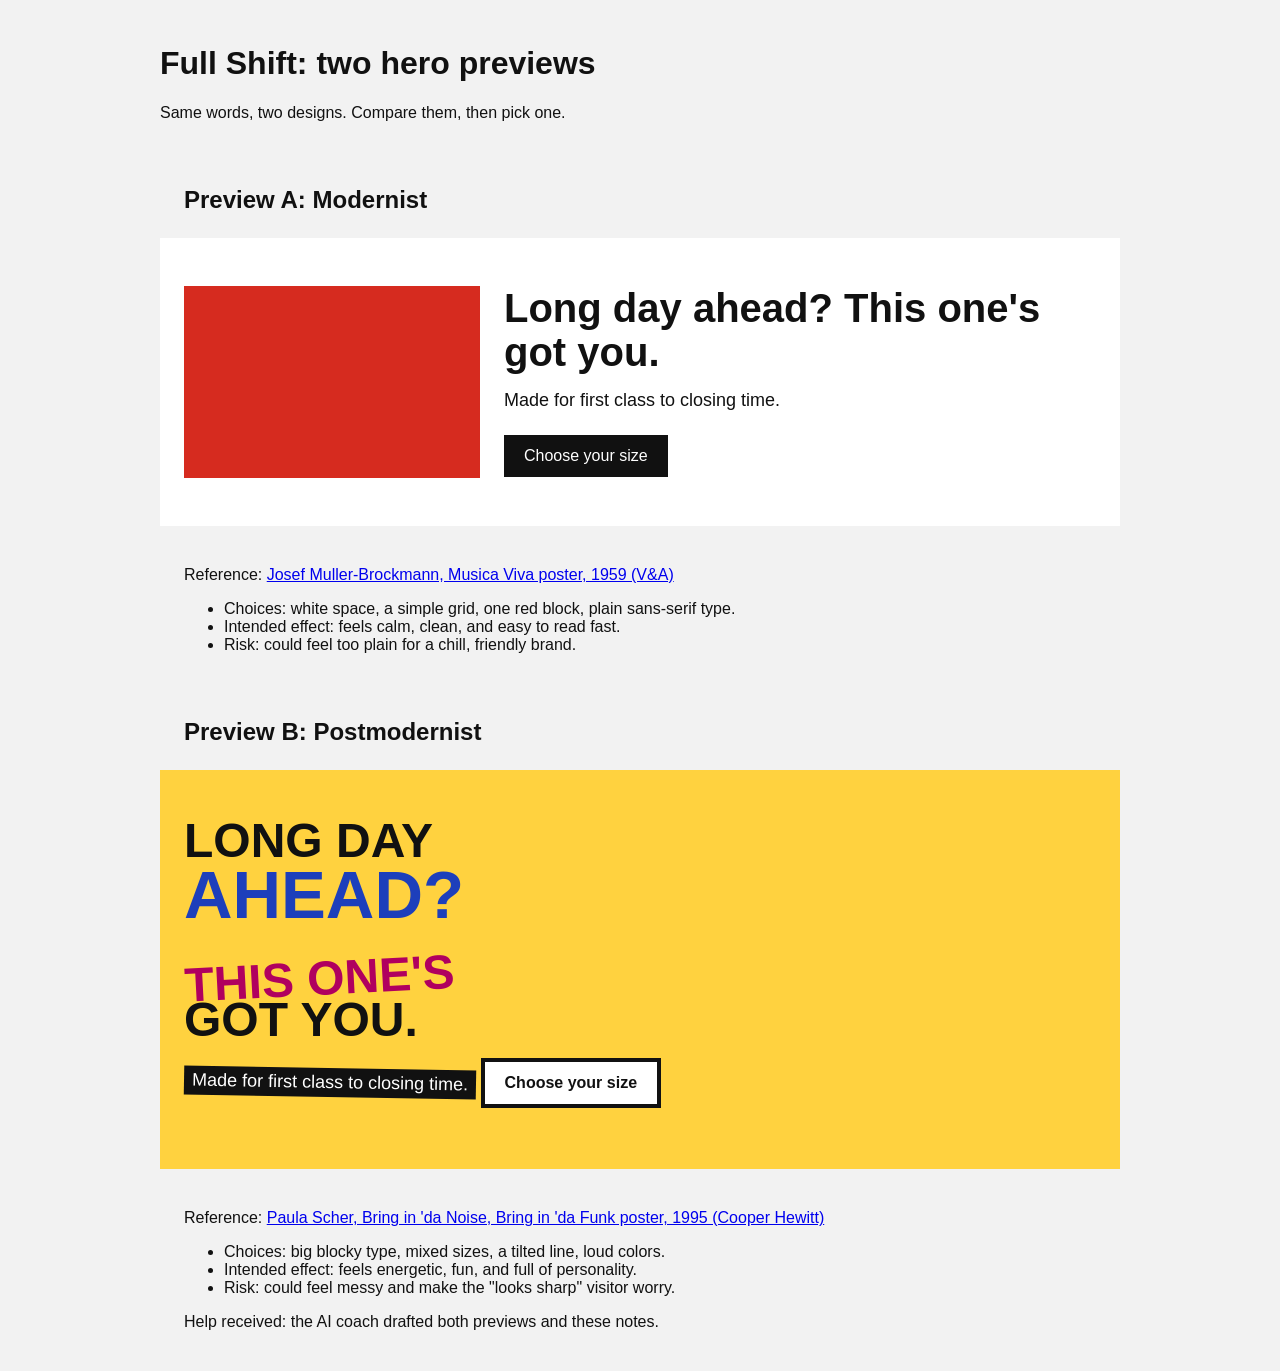
<file: public/hero-previews.html>
<!doctype html>
<html lang="en">
  <head>
    <meta charset="utf-8" />
    <meta name="viewport" content="width=device-width, initial-scale=1" />
    <title>Full Shift - hero previews</title>
    <style>
      body {
        margin: 0;
        font-family: Arial, Helvetica, sans-serif;
        background: #f2f2f2;
        color: #111;
      }
      .intro,
      .notes {
        max-width: 60rem;
        margin: 0 auto;
        padding: 1.5rem;
      }
      .preview {
        max-width: 60rem;
        margin: 0 auto;
      }
      .modern {
        display: grid;
        grid-template-columns: 1fr 2fr;
        gap: 1.5rem;
        padding: 3rem 1.5rem;
        background: #fff;
      }
      .modern .bar {
        min-height: 12rem;
        background: #d62b1f;
      }
      .modern h3 {
        margin: 0 0 1rem;
        font-size: 2.5rem;
        line-height: 1.1;
      }
      .modern p {
        margin: 0 0 1.5rem;
        font-size: 1.125rem;
      }
      .modern a {
        display: inline-block;
        padding: 0.75rem 1.25rem;
        background: #111;
        color: #fff;
        text-decoration: none;
      }
      .post {
        overflow: hidden;
        padding: 3rem 1.5rem;
        background: #ffd23f;
      }
      .post h3 {
        margin: 0 0 1rem;
        font-family: Impact, "Arial Black", sans-serif;
        font-size: 3rem;
        line-height: 0.95;
        text-transform: uppercase;
      }
      .post h3 span {
        display: block;
      }
      .post .tilt {
        color: #b0005f;
        transform: rotate(-3deg);
        margin: 0.25em 0;
      }
      .post .big {
        font-size: 1.4em;
        color: #1d3fbb;
      }
      .post p {
        display: inline-block;
        margin: 0 0 1.5rem;
        padding: 0.25rem 0.5rem;
        background: #111;
        color: #fff;
        font-size: 1.125rem;
        transform: rotate(1deg);
      }
      .post a {
        display: inline-block;
        padding: 0.75rem 1.25rem;
        border: 4px solid #111;
        background: #fff;
        color: #111;
        font-weight: 700;
        text-decoration: none;
      }
      @media (max-width: 40rem) {
        .modern {
          grid-template-columns: 1fr;
        }
        .modern .bar {
          min-height: 1rem;
        }
      }
    </style>
  </head>
  <body>
    <header class="intro">
      <h1>Full Shift: two hero previews</h1>
      <p>Same words, two designs. Compare them, then pick one.</p>
    </header>
    <main>
      <section class="preview" aria-labelledby="modern-label">
        <h2 id="modern-label" class="notes">Preview A: Modernist</h2>
        <div class="modern">
          <div class="bar"></div>
          <div>
            <h3>Long day ahead? This one's got you.</h3>
            <p>Made for first class to closing time.</p>
            <a href="index.html">Choose your size</a>
          </div>
        </div>
        <div class="notes">
          <p>
            Reference:
            <a href="https://collections.vam.ac.uk/item/O110243"
              >Josef Muller-Brockmann, Musica Viva poster, 1959 (V&amp;A)</a
            >
          </p>
          <ul>
            <li>
              Choices: white space, a simple grid, one red block, plain
              sans-serif type.
            </li>
            <li>Intended effect: feels calm, clean, and easy to read fast.</li>
            <li>Risk: could feel too plain for a chill, friendly brand.</li>
          </ul>
        </div>
      </section>
      <section class="preview" aria-labelledby="post-label">
        <h2 id="post-label" class="notes">Preview B: Postmodernist</h2>
        <div class="post">
          <h3>
            <span>Long day</span>
            <span class="big">ahead?</span>
            <span class="tilt">This one's</span>
            <span>got you.</span>
          </h3>
          <p>Made for first class to closing time.</p>
          <a href="index.html">Choose your size</a>
        </div>
        <div class="notes">
          <p>
            Reference:
            <a href="https://collection.cooperhewitt.org/objects/18655855"
              >Paula Scher, Bring in 'da Noise, Bring in 'da Funk poster, 1995
              (Cooper Hewitt)</a
            >
          </p>
          <ul>
            <li>
              Choices: big blocky type, mixed sizes, a tilted line, loud colors.
            </li>
            <li>
              Intended effect: feels energetic, fun, and full of personality.
            </li>
            <li>
              Risk: could feel messy and make the "looks sharp" visitor worry.
            </li>
          </ul>
          <p>
            Help received: the AI coach drafted both previews and these notes.
          </p>
        </div>
      </section>
    </main>
  </body>
</html>
</file>
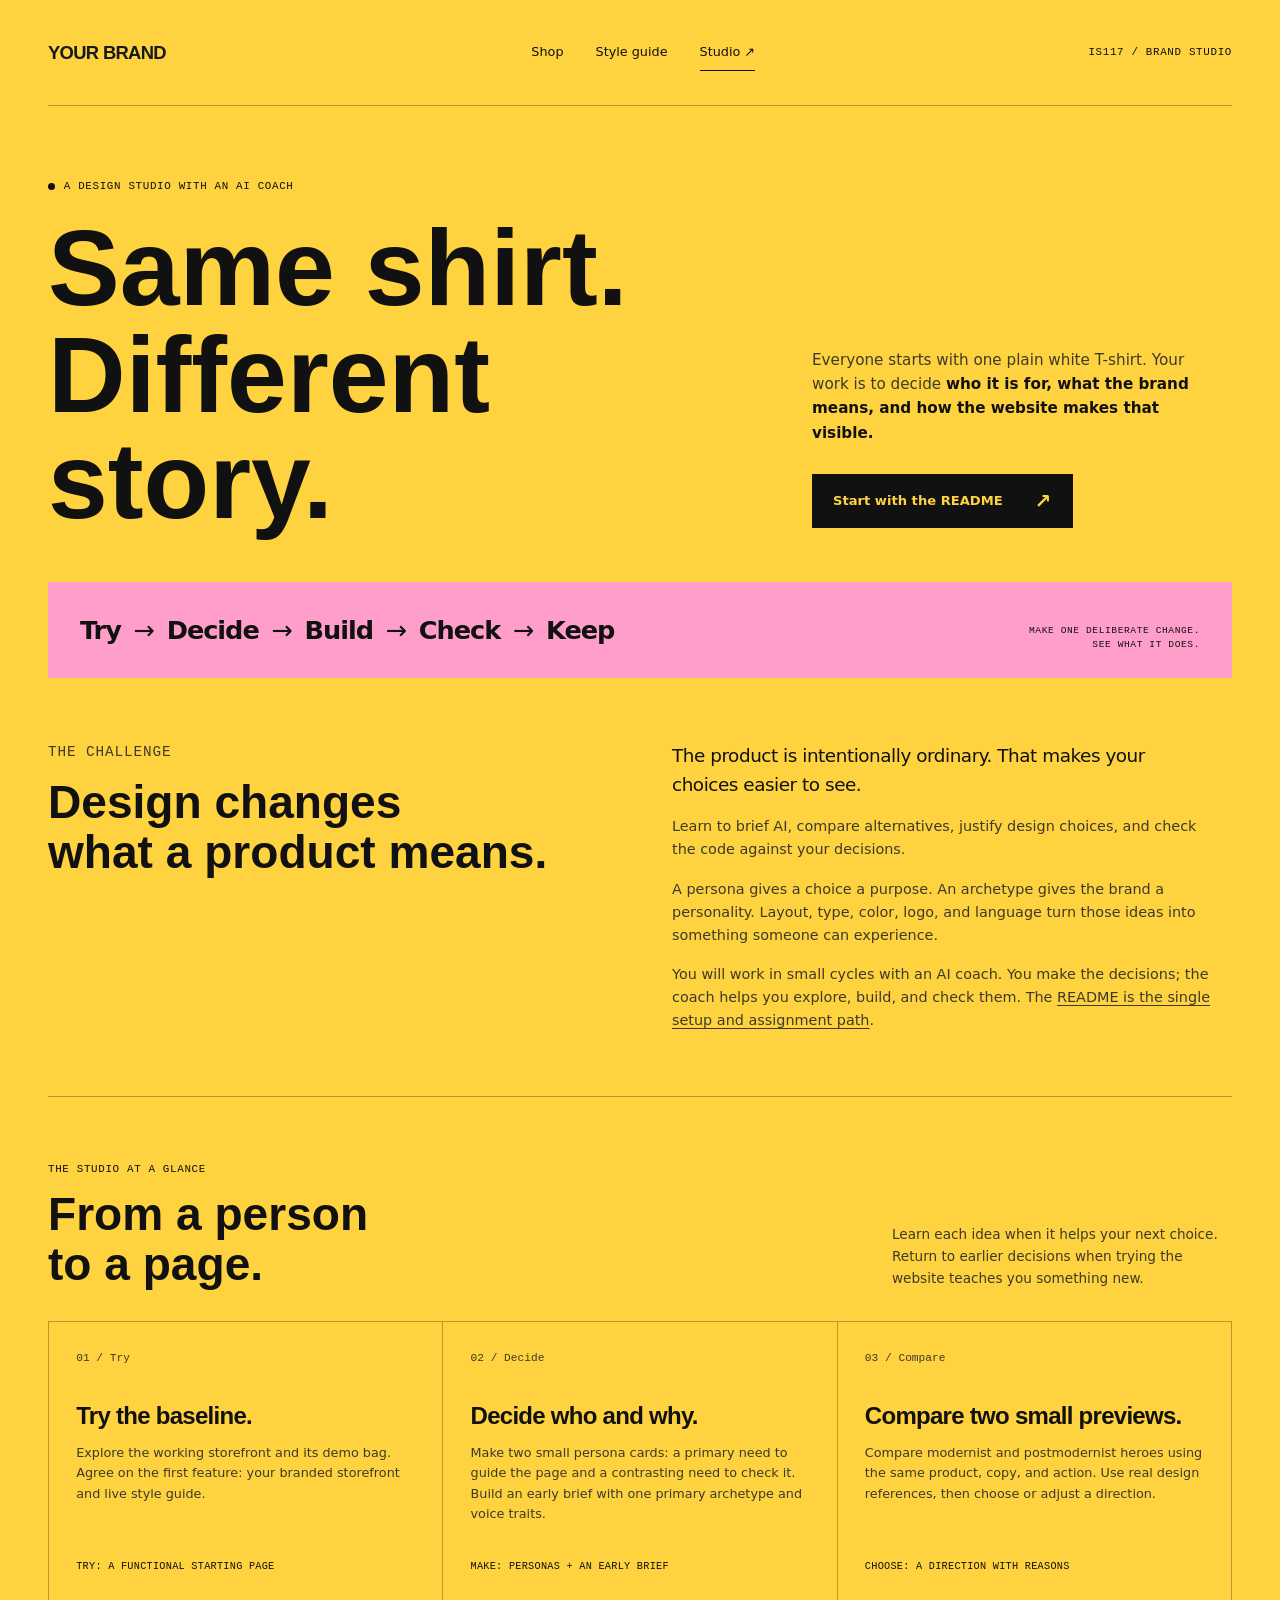
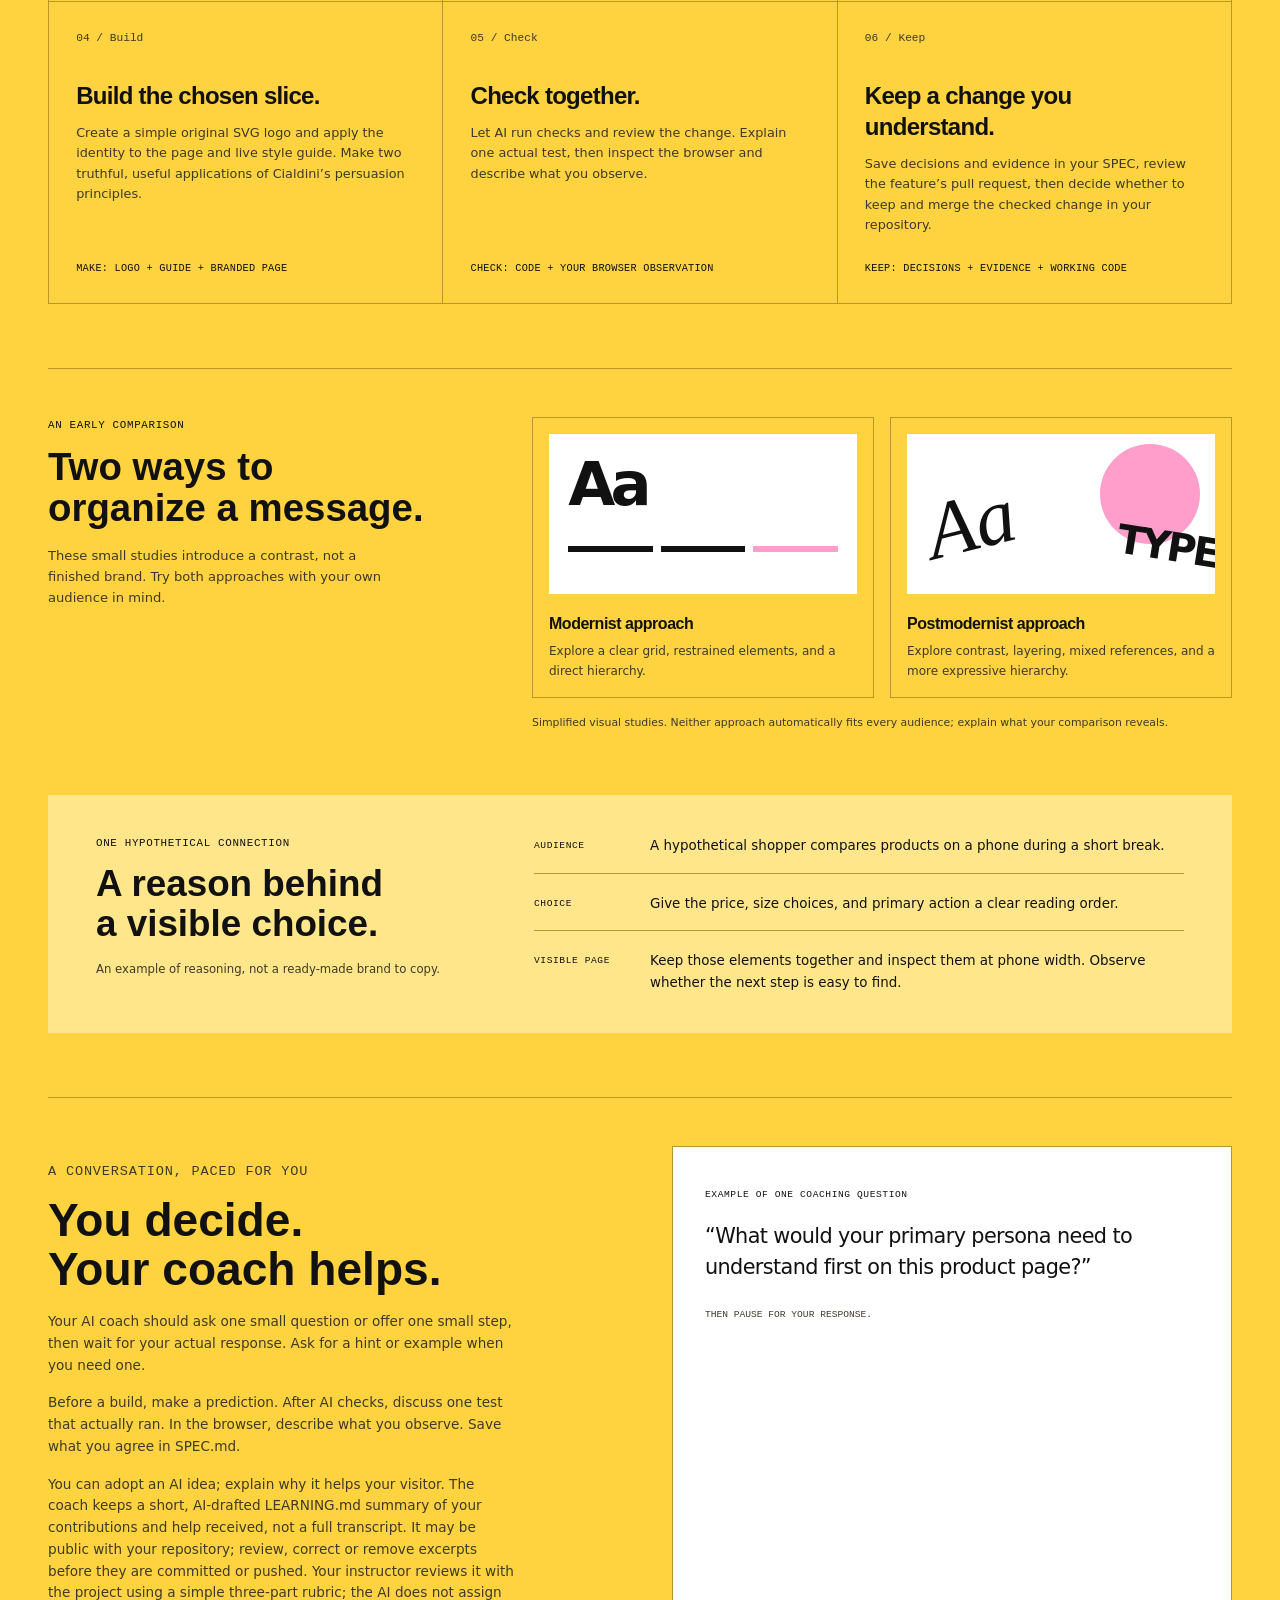
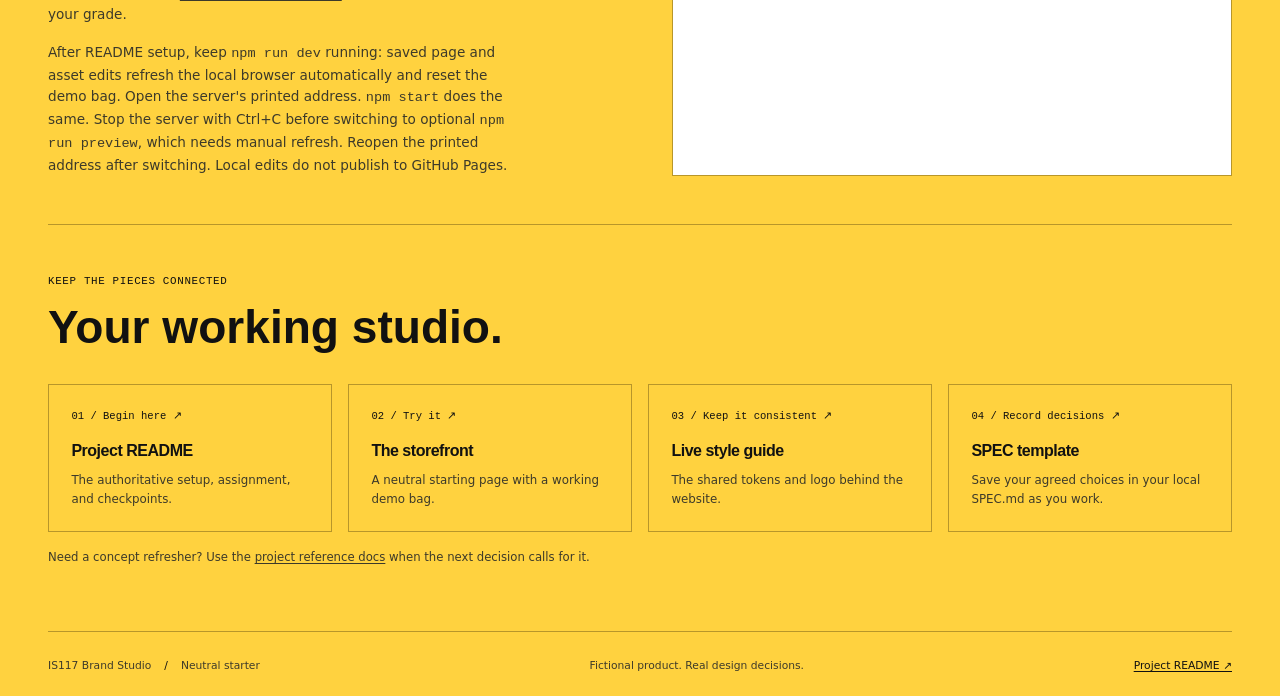
<file: public/studio.html>
<!doctype html>
<html lang="en">
  <head>
    <meta charset="utf-8" />
    <meta name="viewport" content="width=device-width, initial-scale=1" />
    <meta
      name="description"
      content="IS117 Brand Studio: turn one plain white T-shirt into a deliberate brand and website, with an AI coach and decisions you can explain."
    />
    <title>Same shirt. Different story. — IS117 Brand Studio</title>
    <link rel="icon" href="data:," />
    <link rel="stylesheet" href="styles.css" />
    <link rel="stylesheet" href="studio.css" />
  </head>
  <body>
    <a class="skip-link" href="#main">Skip to content</a>
    <header class="site-header wrap">
      <a
        class="brand-link"
        href="index.html"
        aria-label="Your Brand storefront home"
        ><img
          class="wordmark"
          src="assets/wordmark.svg"
          alt="Neutral starter wordmark"
          width="175"
          height="26"
      /></a>
      <nav class="main-nav" aria-label="Main navigation">
        <a class="nav-link" href="index.html">Shop</a
        ><a class="nav-link" href="styleguide.html">Style guide</a
        ><a class="nav-link" href="studio.html" aria-current="page"
          >Studio <span aria-hidden="true">↗</span></a
        >
      </nav>
      <span class="micro-label">IS117 / Brand Studio</span>
    </header>
    <main id="main">
      <section
        class="page-hero studio-hero wrap"
        aria-labelledby="studio-title"
      >
        <p class="eyebrow">
          <span class="status-dot" aria-hidden="true"></span> A design studio
          with an AI coach
        </p>
        <h1 id="studio-title">Same shirt.<br />Different story.</h1>
        <div class="hero-summary">
          <p>
            Everyone starts with one plain white T-shirt. Your work is to decide
            <strong
              >who it is for, what the brand means, and how the website makes
              that visible.</strong
            >
          </p>
          <a
            class="button button-primary"
            href="https://github.com/kaw393939/is117-brand-studio#readme"
            >Start with the README <span aria-hidden="true">↗</span></a
          >
        </div>
      </section>
      <div class="studio-ribbon wrap">
        <p class="cycle">
          Try <span aria-hidden="true">→</span> Decide
          <span aria-hidden="true">→</span> Build
          <span aria-hidden="true">→</span> Check
          <span aria-hidden="true">→</span> Keep
        </p>
        <p class="micro-label">
          Make one deliberate change.<br />See what it does.
        </p>
      </div>

      <section class="studio-intro wrap" aria-labelledby="why-title">
        <div>
          <p class="eyebrow">The challenge</p>
          <h2 id="why-title">Design changes<br />what a product means.</h2>
        </div>
        <div>
          <p class="lead">
            The product is intentionally ordinary. That makes your choices
            easier to see.
          </p>
          <p>
            Learn to brief AI, compare alternatives, justify design choices, and
            check the code against your decisions.
          </p>
          <p>
            A persona gives a choice a purpose. An archetype gives the brand a
            personality. Layout, type, color, logo, and language turn those
            ideas into something someone can experience.
          </p>
          <p>
            You will work in small cycles with an AI coach. You make the
            decisions; the coach helps you explore, build, and check them. The
            <a href="https://github.com/kaw393939/is117-brand-studio#readme"
              >README is the single setup and assignment path</a
            >.
          </p>
        </div>
      </section>

      <section class="path-section wrap" aria-labelledby="path-title">
        <div class="path-intro">
          <div>
            <p class="eyebrow">The studio at a glance</p>
            <h2 id="path-title">From a person<br />to a page.</h2>
          </div>
          <p>
            Learn each idea when it helps your next choice. Return to earlier
            decisions when trying the website teaches you something new.
          </p>
        </div>
        <ol class="studio-path">
          <li>
            <span class="stage-number">01 / Try</span>
            <h3>Try the baseline.</h3>
            <p>
              Explore the working storefront and its demo bag. Agree on the
              first feature: your branded storefront and live style guide.
            </p>
            <p class="stage-output">Try: a functional starting page</p>
          </li>
          <li>
            <span class="stage-number">02 / Decide</span>
            <h3>Decide who and why.</h3>
            <p>
              Make two small persona cards: a primary need to guide the page and
              a contrasting need to check it. Build an early brief with one
              primary archetype and voice traits.
            </p>
            <p class="stage-output">Make: personas + an early brief</p>
          </li>
          <li>
            <span class="stage-number">03 / Compare</span>
            <h3>Compare two small previews.</h3>
            <p>
              Compare modernist and postmodernist heroes using the same product,
              copy, and action. Use real design references, then choose or
              adjust a direction.
            </p>
            <p class="stage-output">Choose: a direction with reasons</p>
          </li>
          <li>
            <span class="stage-number">04 / Build</span>
            <h3>Build the chosen slice.</h3>
            <p>
              Create a simple original SVG logo and apply the identity to the
              page and live style guide. Make two truthful, useful applications
              of Cialdini’s persuasion principles.
            </p>
            <p class="stage-output">Make: logo + guide + branded page</p>
          </li>
          <li>
            <span class="stage-number">05 / Check</span>
            <h3>Check together.</h3>
            <p>
              Let AI run checks and review the change. Explain one actual test,
              then inspect the browser and describe what you observe.
            </p>
            <p class="stage-output">Check: code + your browser observation</p>
          </li>
          <li>
            <span class="stage-number">06 / Keep</span>
            <h3>Keep a change you understand.</h3>
            <p>
              Save decisions and evidence in your SPEC, review the feature’s
              pull request, then decide whether to keep and merge the checked
              change in your repository.
            </p>
            <p class="stage-output">
              Keep: decisions + evidence + working code
            </p>
          </li>
        </ol>
      </section>

      <section
        class="comparison-section wrap"
        aria-labelledby="comparison-title"
      >
        <div>
          <p class="eyebrow">An early comparison</p>
          <h2 id="comparison-title">Two ways to<br />organize a message.</h2>
          <p class="comparison-description">
            These small studies introduce a contrast, not a finished brand. Try
            both approaches with your own audience in mind.
          </p>
        </div>
        <div class="comparison-grid">
          <article class="direction-card">
            <div class="direction-sketch modern-sketch" aria-hidden="true">
              <i></i><i></i><i></i>
            </div>
            <h3>Modernist approach</h3>
            <p>
              Explore a clear grid, restrained elements, and a direct hierarchy.
            </p>
          </article>
          <article class="direction-card">
            <div class="direction-sketch postmodern-sketch" aria-hidden="true">
              <i></i>
            </div>
            <h3>Postmodernist approach</h3>
            <p>
              Explore contrast, layering, mixed references, and a more
              expressive hierarchy.
            </p>
          </article>
          <p class="comparison-caption">
            Simplified visual studies. Neither approach automatically fits every
            audience; explain what your comparison reveals.
          </p>
        </div>
      </section>

      <section class="example-section wrap" aria-labelledby="example-title">
        <div>
          <p class="eyebrow">One hypothetical connection</p>
          <h2 id="example-title">A reason behind<br />a visible choice.</h2>
          <p class="guide-note">
            An example of reasoning, not a ready-made brand to copy.
          </p>
        </div>
        <div class="example-chain">
          <div class="example-step">
            <span class="micro-label">Audience</span>
            <p>
              A hypothetical shopper compares products on a phone during a short
              break.
            </p>
          </div>
          <div class="example-step">
            <span class="micro-label">Choice</span>
            <p>
              Give the price, size choices, and primary action a clear reading
              order.
            </p>
          </div>
          <div class="example-step">
            <span class="micro-label">Visible page</span>
            <p>
              Keep those elements together and inspect them at phone width.
              Observe whether the next step is easy to find.
            </p>
          </div>
        </div>
      </section>

      <section class="coach-section wrap" aria-labelledby="coach-title">
        <div>
          <p class="eyebrow">A conversation, paced for you</p>
          <h2 id="coach-title">You decide.<br />Your coach helps.</h2>
          <p>
            Your AI coach should ask one small question or offer one small step,
            then wait for your actual response. Ask for a hint or example when
            you need one.
          </p>
          <p>
            Before a build, make a prediction. After AI checks, discuss one test
            that actually ran. In the browser, describe what you observe. Save
            what you agree in SPEC.md.
          </p>
          <p>
            You can adopt an AI idea; explain why it helps your visitor. The
            coach keeps a short, AI-drafted LEARNING.md summary of your
            contributions and help received, not a full transcript. It may be
            public with your repository; review, correct or remove excerpts
            before they are committed or pushed. Your instructor reviews it with
            the project using a
            <a
              href="https://github.com/kaw393939/is117-brand-studio/blob/main/docs/assessment.md"
              >simple three-part rubric</a
            >; the AI does not assign your grade.
          </p>
          <p>
            After README setup, keep <code>npm run dev</code> running: saved
            page and asset edits refresh the local browser automatically and
            reset the demo bag. Open the server's printed address.
            <code>npm start</code> does the same. Stop the server with Ctrl+C
            before switching to optional <code>npm run preview</code>, which
            needs manual refresh. Reopen the printed address after switching.
            Local edits do not publish to GitHub Pages.
          </p>
        </div>
        <blockquote class="coach-quote">
          <span class="micro-label">Example of one coaching question</span>
          <p>
            “What would your primary persona need to understand first on this
            product page?”
          </p>
          <footer>Then pause for your response.</footer>
        </blockquote>
      </section>

      <section class="resource-section wrap" aria-labelledby="resources-title">
        <p class="eyebrow">Keep the pieces connected</p>
        <h2 id="resources-title">Your working studio.</h2>
        <div class="resource-grid">
          <a
            class="resource-card"
            href="https://github.com/kaw393939/is117-brand-studio#readme"
            ><span>01 / Begin here ↗</span>
            <h3>Project README</h3>
            <p>The authoritative setup, assignment, and checkpoints.</p></a
          >
          <a class="resource-card" href="index.html"
            ><span>02 / Try it ↗</span>
            <h3>The storefront</h3>
            <p>A neutral starting page with a working demo bag.</p></a
          >
          <a class="resource-card" href="styleguide.html"
            ><span>03 / Keep it consistent ↗</span>
            <h3>Live style guide</h3>
            <p>The shared tokens and logo behind the website.</p></a
          >
          <a
            class="resource-card"
            href="https://github.com/kaw393939/is117-brand-studio/blob/main/SPEC.md"
            ><span>04 / Record decisions ↗</span>
            <h3>SPEC template</h3>
            <p>
              Save your agreed choices in your local SPEC.md as you work.
            </p></a
          >
        </div>
        <p class="guide-note">
          Need a concept refresher? Use the
          <a
            href="https://github.com/kaw393939/is117-brand-studio/tree/main/docs"
            >project reference docs</a
          >
          when the next decision calls for it.
        </p>
      </section>
    </main>
    <footer class="site-footer wrap">
      <p>
        IS117 Brand Studio <span class="footer-separator"> / </span> Neutral
        starter
      </p>
      <p class="footer-tagline">Fictional product. Real design decisions.</p>
      <a href="https://github.com/kaw393939/is117-brand-studio#readme"
        >Project README <span aria-hidden="true">↗</span></a
      >
    </footer>
  </body>
</html>
</file>
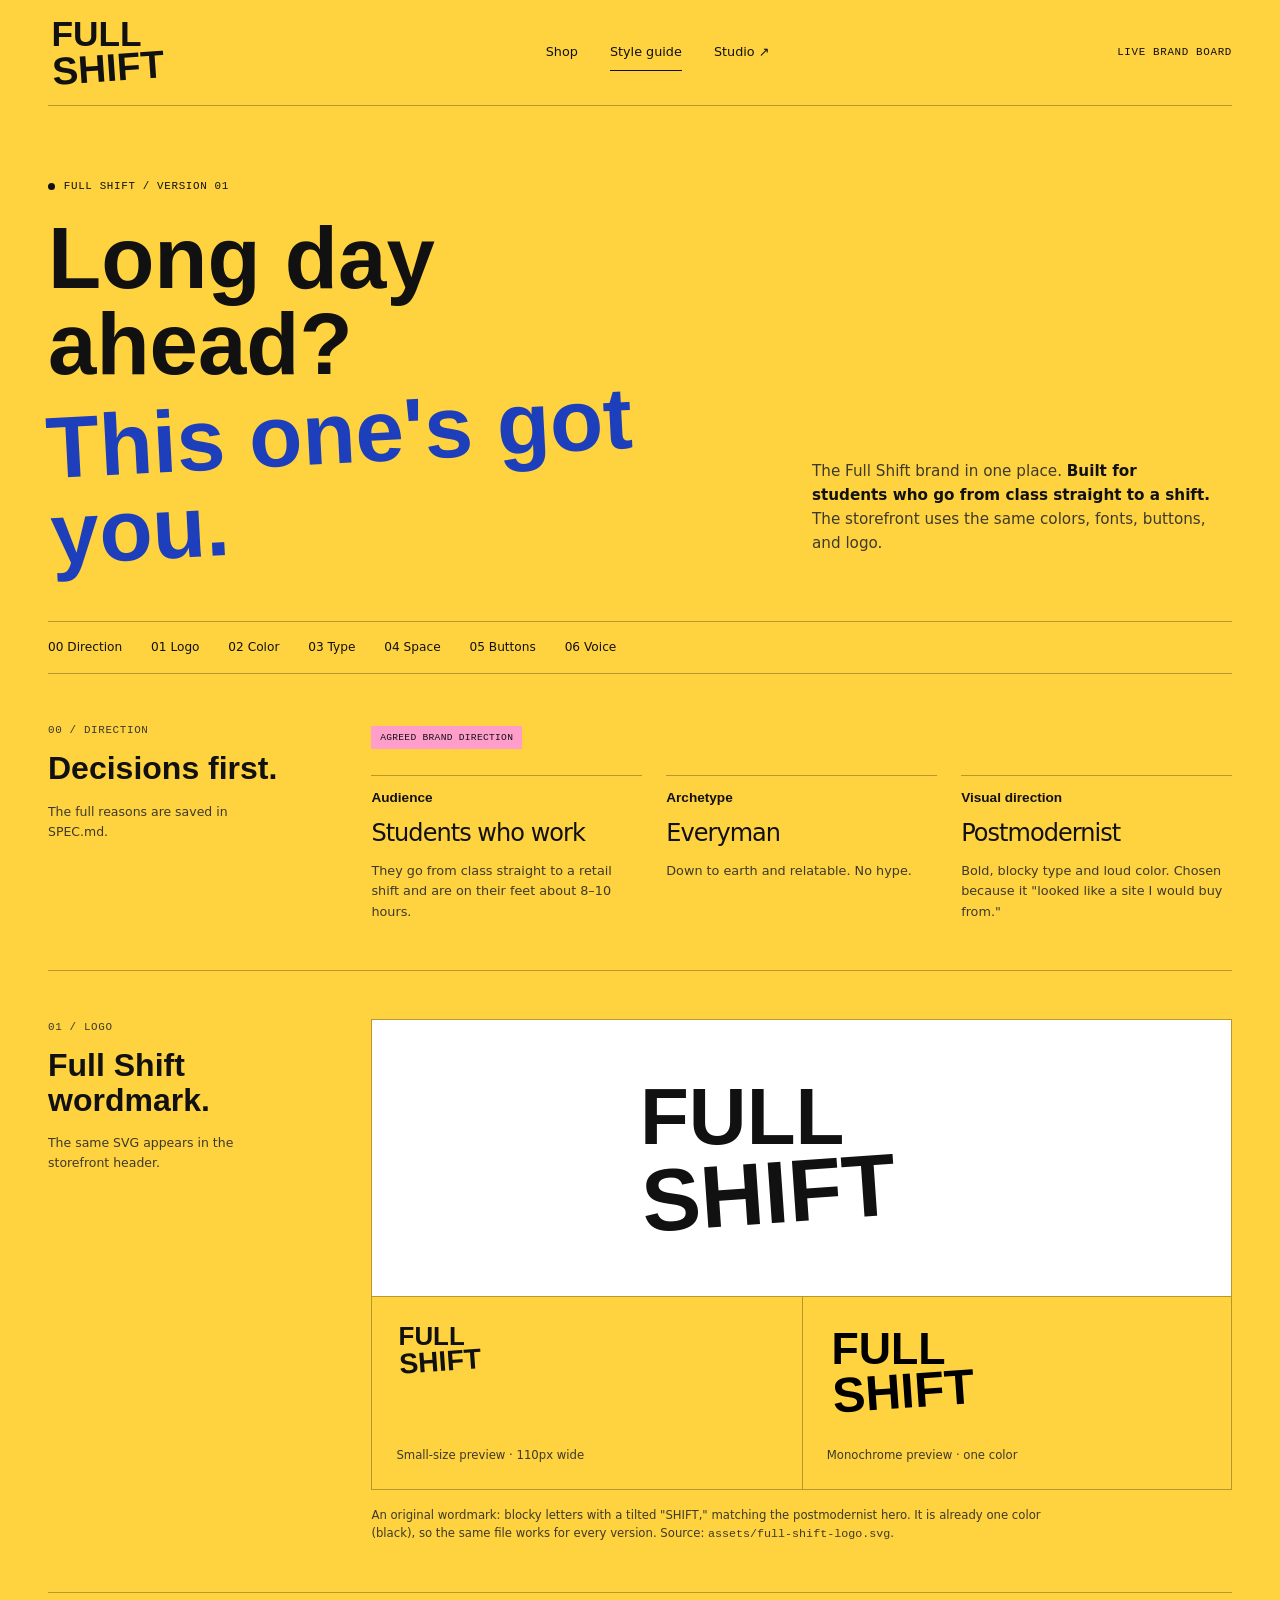
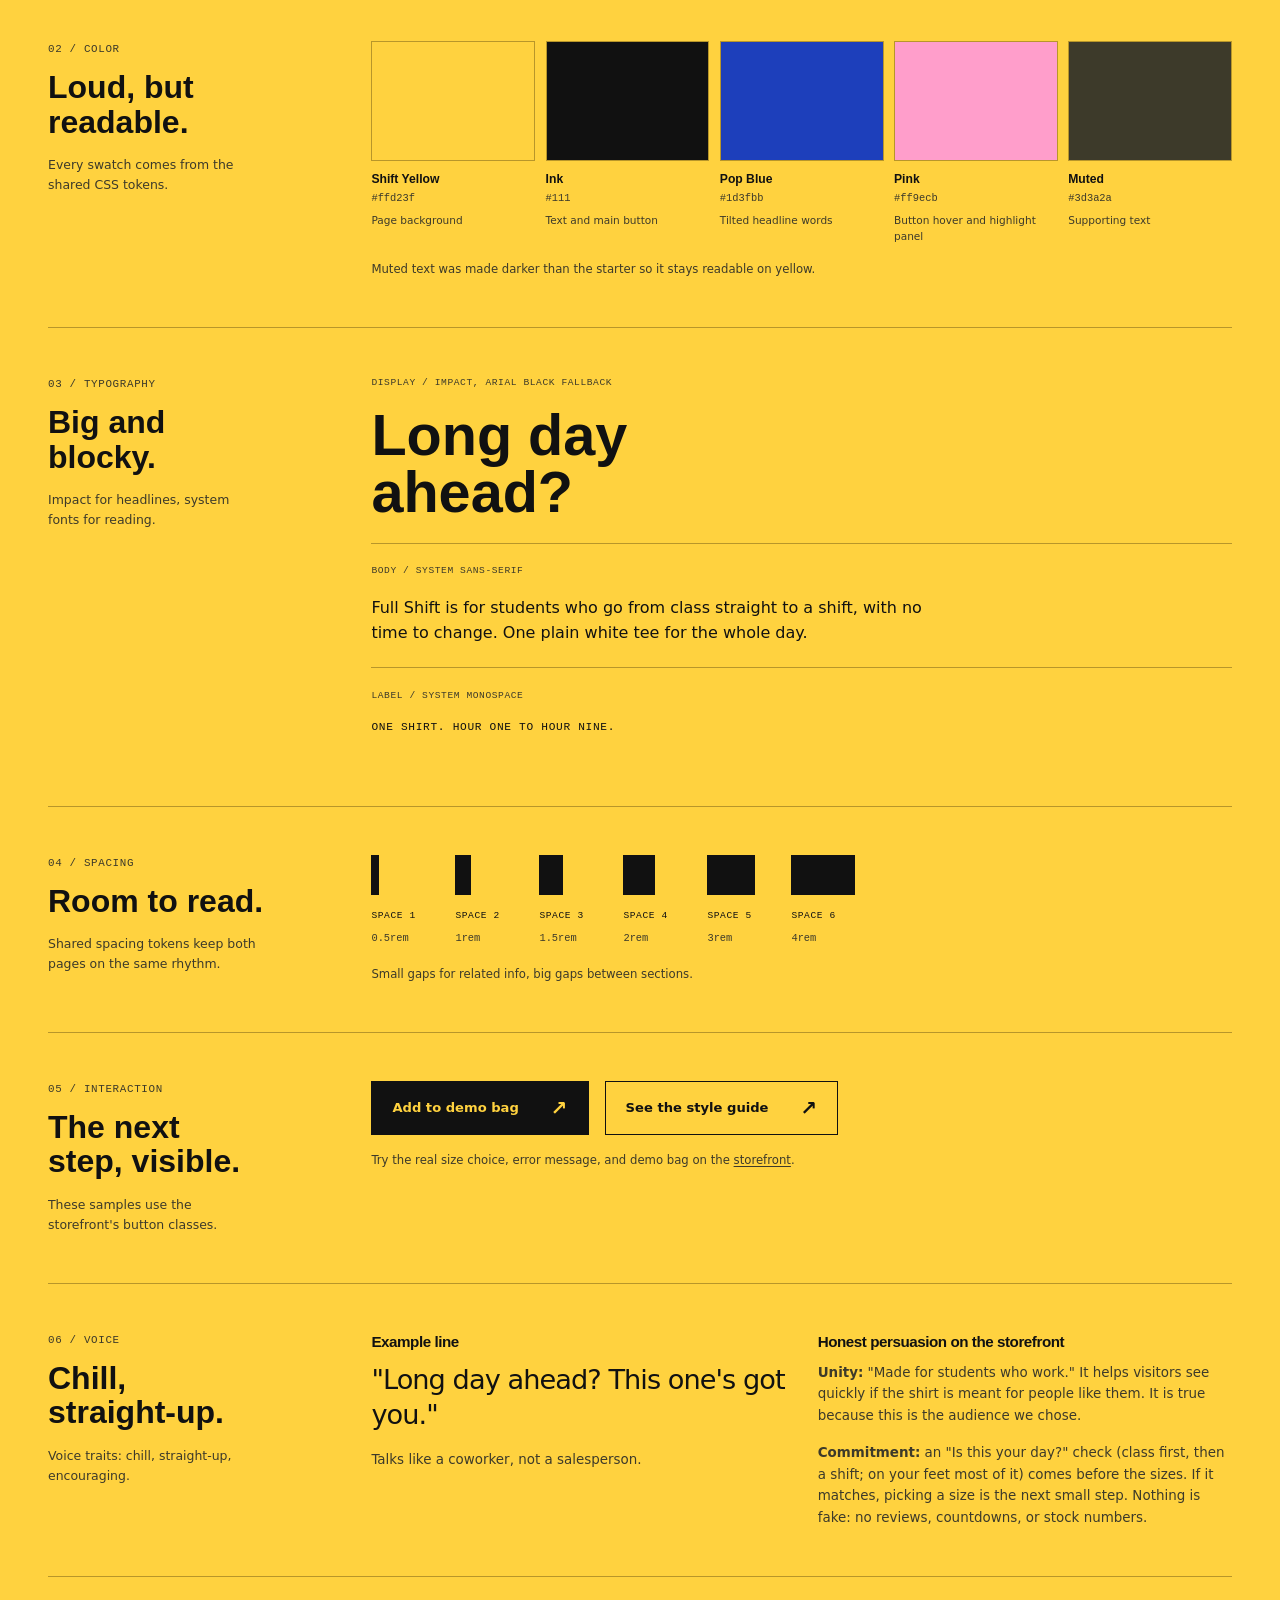
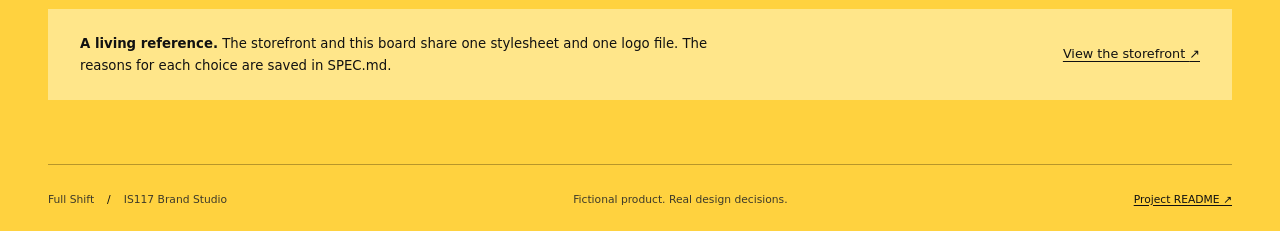
<file: public/styleguide.html>
<!doctype html>
<html lang="en">
  <head>
    <meta charset="utf-8" />
    <meta name="viewport" content="width=device-width, initial-scale=1" />
    <meta
      name="description"
      content="The live Full Shift brand board. Shared tokens and the same logo keep the style guide connected to the storefront."
    />
    <title>Live style guide — Full Shift</title>
    <link rel="icon" href="data:," />
    <link rel="stylesheet" href="styles.css" />
    <script src="styleguide.js" defer></script>
  </head>
  <body>
    <a class="skip-link" href="#main">Skip to content</a>
    <header class="site-header wrap">
      <a class="brand-link" href="index.html" aria-label="Full Shift home"
        ><img
          class="wordmark"
          src="assets/full-shift-logo.svg"
          alt="Full Shift"
          width="170"
          height="90"
      /></a>
      <nav class="main-nav" aria-label="Main navigation">
        <a class="nav-link" href="index.html">Shop</a>
        <a class="nav-link" href="styleguide.html" aria-current="page"
          >Style guide</a
        >
        <a class="nav-link" href="studio.html"
          >Studio <span aria-hidden="true">↗</span></a
        >
      </nav>
      <span class="micro-label">Live brand board</span>
    </header>
    <main id="main">
      <section class="page-hero wrap" aria-labelledby="guide-title">
        <p class="eyebrow">
          <span class="status-dot" aria-hidden="true"></span> Full Shift /
          version 01
        </p>
        <h1 id="guide-title">
          Long day ahead?<br /><span class="brand-tilt"
            >This one's got you.</span
          >
        </h1>
        <p class="hero-summary">
          The Full Shift brand in one place.
          <strong
            >Built for students who go from class straight to a shift.</strong
          >
          The storefront uses the same colors, fonts, buttons, and logo.
        </p>
      </section>
      <nav class="page-subnav wrap" aria-label="Style guide sections">
        <a class="section-link" href="#direction">00 Direction</a>
        <a class="section-link" href="#logo">01 Logo</a>
        <a class="section-link" href="#palette">02 Color</a>
        <a class="section-link" href="#type">03 Type</a>
        <a class="section-link" href="#spacing">04 Space</a>
        <a class="section-link" href="#buttons">05 Buttons</a>
        <a class="section-link" href="#voice">06 Voice</a>
      </nav>
      <section
        id="direction"
        class="guide-section wrap"
        aria-labelledby="direction-title"
      >
        <div class="section-heading">
          <span class="section-number">00 / Direction</span>
          <h2 id="direction-title">Decisions first.</h2>
          <p>The full reasons are saved in SPEC.md.</p>
        </div>
        <div class="guide-content">
          <span class="draft-label">Agreed brand direction</span>
          <div class="decision-grid">
            <div>
              <h3>Audience</h3>
              <p class="undecided">Students who work</p>
              <p>
                They go from class straight to a retail shift and are on their
                feet about 8–10 hours.
              </p>
            </div>
            <div>
              <h3>Archetype</h3>
              <p class="undecided">Everyman</p>
              <p>Down to earth and relatable. No hype.</p>
            </div>
            <div>
              <h3>Visual direction</h3>
              <p class="undecided">Postmodernist</p>
              <p>
                Bold, blocky type and loud color. Chosen because it "looked like
                a site I would buy from."
              </p>
            </div>
          </div>
        </div>
      </section>
      <section
        id="logo"
        class="guide-section wrap"
        aria-labelledby="logo-title"
      >
        <div class="section-heading">
          <span class="section-number">01 / Logo</span>
          <h2 id="logo-title">Full Shift<br />wordmark.</h2>
          <p>The same SVG appears in the storefront header.</p>
        </div>
        <div class="guide-content">
          <div class="logo-board">
            <img
              src="assets/full-shift-logo.svg"
              alt="Full Shift"
              width="340"
              height="180"
            />
          </div>
          <div class="logo-variants">
            <div class="logo-variant">
              <img
                class="logo-small"
                src="assets/full-shift-logo.svg"
                alt="Full Shift logo at a small size"
                width="110"
                height="58"
              />
              <p>Small-size preview · 110px wide</p>
            </div>
            <div class="logo-variant">
              <img
                class="logo-mono"
                src="assets/full-shift-logo.svg"
                alt="Full Shift logo in one color"
                width="190"
                height="101"
              />
              <p>Monochrome preview · one color</p>
            </div>
          </div>
          <p class="guide-note">
            An original wordmark: blocky letters with a tilted "SHIFT," matching
            the postmodernist hero. It is already one color (black), so the same
            file works for every version. Source:
            <code>assets/full-shift-logo.svg</code>.
          </p>
        </div>
      </section>
      <section
        id="palette"
        class="guide-section wrap"
        aria-labelledby="palette-title"
      >
        <div class="section-heading">
          <span class="section-number">02 / Color</span>
          <h2 id="palette-title">Loud, but<br />readable.</h2>
          <p>Every swatch comes from the shared CSS tokens.</p>
        </div>
        <div class="guide-content">
          <div class="palette-grid">
            <article class="palette-card">
              <div
                class="color-swatch"
                style="--swatch-color: var(--color-paper)"
              ></div>
              <h3>Shift Yellow</h3>
              <code data-color-token="--color-paper">CSS token</code>
              <p>Page background</p>
            </article>
            <article class="palette-card">
              <div
                class="color-swatch"
                style="--swatch-color: var(--color-ink)"
              ></div>
              <h3>Ink</h3>
              <code data-color-token="--color-ink">CSS token</code>
              <p>Text and main button</p>
            </article>
            <article class="palette-card">
              <div
                class="color-swatch"
                style="--swatch-color: var(--color-pop)"
              ></div>
              <h3>Pop Blue</h3>
              <code data-color-token="--color-pop">CSS token</code>
              <p>Tilted headline words</p>
            </article>
            <article class="palette-card">
              <div
                class="color-swatch"
                style="--swatch-color: var(--color-accent)"
              ></div>
              <h3>Pink</h3>
              <code data-color-token="--color-accent">CSS token</code>
              <p>Button hover and highlight panel</p>
            </article>
            <article class="palette-card">
              <div
                class="color-swatch"
                style="--swatch-color: var(--color-muted)"
              ></div>
              <h3>Muted</h3>
              <code data-color-token="--color-muted">CSS token</code>
              <p>Supporting text</p>
            </article>
          </div>
          <p class="guide-note">
            Muted text was made darker than the starter so it stays readable on
            yellow.
          </p>
        </div>
      </section>
      <section
        id="type"
        class="guide-section wrap"
        aria-labelledby="type-title"
      >
        <div class="section-heading">
          <span class="section-number">03 / Typography</span>
          <h2 id="type-title">Big and<br />blocky.</h2>
          <p>Impact for headlines, system fonts for reading.</p>
        </div>
        <div class="guide-content">
          <div class="type-specimen">
            <span class="type-label"
              >Display / Impact, Arial Black fallback</span
            >
            <p class="type-display">Long day<br />ahead?</p>
          </div>
          <div class="type-specimen">
            <span class="type-label">Body / system sans-serif</span>
            <p class="type-body">
              Full Shift is for students who go from class straight to a shift,
              with no time to change. One plain white tee for the whole day.
            </p>
          </div>
          <div class="type-specimen">
            <span class="type-label">Label / system monospace</span>
            <p class="type-mono">One shirt. Hour one to hour nine.</p>
          </div>
        </div>
      </section>
      <section
        id="spacing"
        class="guide-section wrap"
        aria-labelledby="spacing-title"
      >
        <div class="section-heading">
          <span class="section-number">04 / Spacing</span>
          <h2 id="spacing-title">Room to read.</h2>
          <p>Shared spacing tokens keep both pages on the same rhythm.</p>
        </div>
        <div class="guide-content">
          <div class="spacing-grid">
            <div class="spacing-token">
              <div
                class="spacing-bar"
                style="--token-size: var(--space-1)"
              ></div>
              <span class="token-name">Space 1</span
              ><code data-space-token="--space-1">CSS token</code>
            </div>
            <div class="spacing-token">
              <div
                class="spacing-bar"
                style="--token-size: var(--space-2)"
              ></div>
              <span class="token-name">Space 2</span
              ><code data-space-token="--space-2">CSS token</code>
            </div>
            <div class="spacing-token">
              <div
                class="spacing-bar"
                style="--token-size: var(--space-3)"
              ></div>
              <span class="token-name">Space 3</span
              ><code data-space-token="--space-3">CSS token</code>
            </div>
            <div class="spacing-token">
              <div
                class="spacing-bar"
                style="--token-size: var(--space-4)"
              ></div>
              <span class="token-name">Space 4</span
              ><code data-space-token="--space-4">CSS token</code>
            </div>
            <div class="spacing-token">
              <div
                class="spacing-bar"
                style="--token-size: var(--space-5)"
              ></div>
              <span class="token-name">Space 5</span
              ><code data-space-token="--space-5">CSS token</code>
            </div>
            <div class="spacing-token">
              <div
                class="spacing-bar"
                style="--token-size: var(--space-6)"
              ></div>
              <span class="token-name">Space 6</span
              ><code data-space-token="--space-6">CSS token</code>
            </div>
          </div>
          <p class="guide-note">
            Small gaps for related info, big gaps between sections.
          </p>
        </div>
      </section>
      <section
        id="buttons"
        class="guide-section wrap"
        aria-labelledby="buttons-title"
      >
        <div class="section-heading">
          <span class="section-number">05 / Interaction</span>
          <h2 id="buttons-title">The next<br />step, visible.</h2>
          <p>These samples use the storefront's button classes.</p>
        </div>
        <div class="guide-content">
          <div class="button-samples">
            <span class="button button-primary"
              >Add to demo bag <span aria-hidden="true">↗</span></span
            >
            <span class="button button-secondary"
              >See the style guide <span aria-hidden="true">↗</span></span
            >
          </div>
          <p class="guide-note">
            Try the real size choice, error message, and demo bag on the
            <a href="index.html">storefront</a>.
          </p>
        </div>
      </section>
      <section
        id="voice"
        class="guide-section wrap"
        aria-labelledby="voice-title"
      >
        <div class="section-heading">
          <span class="section-number">06 / Voice</span>
          <h2 id="voice-title">Chill,<br />straight-up.</h2>
          <p>Voice traits: chill, straight-up, encouraging.</p>
        </div>
        <div class="guide-content">
          <div class="voice-grid">
            <div>
              <h3>Example line</h3>
              <p class="voice-example">"Long day ahead? This one's got you."</p>
              <p>Talks like a coworker, not a salesperson.</p>
            </div>
            <div>
              <h3>Honest persuasion on the storefront</h3>
              <p>
                <strong>Unity:</strong> "Made for students who work." It helps
                visitors see quickly if the shirt is meant for people like them.
                It is true because this is the audience we chose.
              </p>
              <p>
                <strong>Commitment:</strong> an "Is this your day?" check (class
                first, then a shift; on your feet most of it) comes before the
                sizes. If it matches, picking a size is the next small step.
                Nothing is fake: no reviews, countdowns, or stock numbers.
              </p>
            </div>
          </div>
        </div>
      </section>
      <div class="guide-footer-note wrap">
        <p>
          <strong>A living reference.</strong> The storefront and this board
          share one stylesheet and one logo file. The reasons for each choice
          are saved in SPEC.md.
        </p>
        <a href="index.html"
          >View the storefront <span aria-hidden="true">↗</span></a
        >
      </div>
    </main>
    <footer class="site-footer wrap">
      <p>
        Full Shift <span class="footer-separator"> / </span> IS117 Brand Studio
      </p>
      <p class="footer-tagline">Fictional product. Real design decisions.</p>
      <a href="https://github.com/kaw393939/is117-brand-studio#readme"
        >Project README <span aria-hidden="true">↗</span></a
      >
    </footer>
  </body>
</html>
</file>
<file: public/styles.css>
/* Full Shift brand tokens. Shared by the storefront and the live style guide. */
:root {
  --color-paper: #ffd23f;
  --color-ink: #111;
  --color-muted: #3d3a2a;
  --color-line: #b8962a;
  --color-accent: #ff9ecb;
  --color-soft: #ffe68a;
  --color-pop: #1d3fbb;
  --color-white: #fff;
  --color-danger: #992e28;
  --font-body:
    system-ui, -apple-system, blinkmacsystemfont, "Segoe UI", sans-serif;
  --font-display: impact, "Arial Black", sans-serif;
  --font-mono: ui-monospace, sfmono-regular, consolas, monospace;
  --space-1: 0.5rem;
  --space-2: 1rem;
  --space-3: 1.5rem;
  --space-4: 2rem;
  --space-5: 3rem;
  --space-6: 4rem;
  --page-width: 1440px;
}

* {
  box-sizing: border-box;
}

html {
  scroll-behavior: smooth;
  scroll-padding-top: 1.5rem;
}

body {
  margin: 0;
  background: var(--color-paper);
  color: var(--color-ink);
  font-family: var(--font-body);
  line-height: 1.6;
  -webkit-font-smoothing: antialiased;
}

img,
svg {
  display: block;
  max-width: 100%;
}

button,
a,
input {
  -webkit-tap-highlight-color: transparent;
}

a {
  color: inherit;
  text-underline-offset: 0.2em;
  text-decoration-thickness: 1px;
}

a:hover {
  text-decoration-thickness: 2px;
}

button,
input {
  font: inherit;
}

button {
  cursor: pointer;
}

button:disabled {
  cursor: default;
}

:focus-visible {
  outline: 3px solid var(--color-ink);
  outline-offset: 5px;
}

[hidden] {
  display: none !important;
}

::selection {
  background: var(--color-accent);
  color: var(--color-ink);
}

h1,
h2,
h3,
p {
  margin: 0;
}

h1,
h2,
h3 {
  font-family: var(--font-display);
  font-weight: 550;
}

h1 {
  font-size: clamp(3.4rem, 6.25vw, 6.6rem);
  line-height: 0.99;
  letter-spacing: 0;
}

h2 {
  font-size: clamp(2rem, 3.6vw, 3.75rem);
  line-height: 1.08;
  letter-spacing: 0;
}

h3 {
  font-size: 1.3rem;
  line-height: 1.3;
  letter-spacing: -0.03em;
}

p + p {
  margin-top: var(--space-2);
}

.wrap {
  width: min(calc(100% - 6rem), var(--page-width));
  margin-inline: auto;
}

.muted {
  color: var(--color-muted);
}

.eyebrow,
.micro-label,
.visual-label,
.image-caption,
.section-number,
.type-label,
.token-name {
  font-family: var(--font-mono);
  font-size: 0.68rem;
  font-weight: 500;
  line-height: 1.5;
  letter-spacing: 0.06em;
  text-transform: uppercase;
}

.eyebrow {
  display: flex;
  align-items: center;
  gap: 0.55rem;
}

.status-dot {
  width: 7px;
  height: 7px;
  display: inline-block;
  background: var(--color-ink);
  border-radius: 50%;
}

.skip-link {
  position: fixed;
  top: 8px;
  left: 8px;
  z-index: 10;
  transform: translateY(-180%);
  padding: 0.75rem 1rem;
  background: var(--color-ink);
  color: var(--color-white);
}

.skip-link:focus {
  transform: translateY(0);
}

.starter-notice {
  display: flex;
  justify-content: space-between;
  align-items: center;
  gap: 1.5rem;
  padding: 0.8rem 3rem;
  background: var(--color-accent);
  font-size: 0.73rem;
  line-height: 1.5;
}

.starter-notice a {
  flex-shrink: 0;
  font-weight: 650;
}

.site-header {
  min-height: 106px;
  display: flex;
  align-items: center;
  gap: 3rem;
  border-bottom: 1px solid var(--color-line);
}

.brand-link {
  display: inline-block;
  flex-shrink: 0;
}

.wordmark {
  width: 150px;
  height: auto;
}

.main-nav {
  display: flex;
  justify-content: center;
  align-items: center;
  gap: 2rem;
  margin-inline: auto;
}

.nav-link,
.bag-link {
  text-decoration: none;
  font-size: 0.8rem;
}

.nav-link {
  padding-block: 0.5rem;
  border-bottom: 1px solid transparent;
}

.nav-link:hover,
.nav-link[aria-current="page"] {
  border-color: currentcolor;
}

.bag-link {
  display: flex;
  align-items: center;
  gap: 0.65rem;
  white-space: nowrap;
}

.bag-count {
  display: grid;
  place-items: center;
  min-width: 1.7rem;
  height: 1.7rem;
  border: 1px solid var(--color-ink);
  border-radius: 50%;
  font-size: 0.7rem;
}

.product-section {
  display: grid;
  grid-template-columns: 1.13fr 1fr;
  gap: clamp(3rem, 7vw, 8rem);
  padding-block: var(--space-5) 5rem;
  align-items: start;
}

.product-visual {
  position: relative;
  background: var(--color-soft);
}

.visual-label {
  position: absolute;
  z-index: 1;
  inset: 1.3rem 1.4rem auto;
  display: flex;
  justify-content: space-between;
  gap: 1rem;
  font-size: 0.6rem;
}

.shirt-image {
  width: 100%;
  height: auto;
  aspect-ratio: 800 / 880;
  object-fit: contain;
}

.image-caption {
  display: flex;
  align-items: center;
  justify-content: space-between;
  gap: 1rem;
  padding: 1.2rem 1.4rem;
  border-top: 1px solid var(--color-line);
  font-size: 0.59rem;
}

.image-caption > :last-child {
  font-family: var(--font-body);
  font-size: 1.5rem;
  line-height: 1;
}

.product-information {
  max-width: 530px;
  padding-block: 1rem;
}

.product-information h1 {
  margin-top: 1.6rem;
}

.product-intro {
  font-size: 1.2rem;
  line-height: 1.5;
  margin-top: 1.8rem;
  letter-spacing: -0.025em;
}

.product-description {
  margin-top: 0.6rem;
  font-size: 0.88rem;
  max-width: 430px;
}

.price-row {
  display: flex;
  align-items: center;
  justify-content: space-between;
  gap: 1rem;
  margin-block: 2rem 1.5rem;
  padding-bottom: 1.2rem;
  border-bottom: 1px solid var(--color-line);
}

.price {
  font-size: 1.65rem;
  letter-spacing: -0.04em;
  font-weight: 600;
}

.price span {
  font-family: var(--font-mono);
  font-size: 0.65rem;
  font-weight: 400;
  letter-spacing: 0;
  margin-left: 0.25rem;
}

.price-row .micro-label {
  color: var(--color-muted);
  font-size: 0.6rem;
}

fieldset {
  padding: 0;
  margin: 0;
  border: 0;
  min-width: 0;
}

legend {
  padding: 0;
  font-size: 0.84rem;
  font-weight: 650;
}

.field-help {
  margin-top: 0.3rem;
  color: var(--color-muted);
  font-size: 0.74rem;
}

.size-options {
  display: grid;
  grid-template-columns: repeat(4, 1fr);
  gap: 0.6rem;
  margin-top: 1rem;
}

.size-option {
  position: relative;
  cursor: pointer;
}

.size-option input {
  position: absolute;
  opacity: 0;
  width: 100%;
  height: 100%;
  margin: 0;
  cursor: pointer;
}

.size-option span {
  display: grid;
  place-items: center;
  min-height: 3.2rem;
  border: 1px solid var(--color-line);
  background: var(--color-paper);
  font-size: 0.83rem;
  transition:
    background 150ms ease,
    border-color 150ms ease;
}

.size-option input:checked + span {
  background: var(--color-ink);
  border-color: var(--color-ink);
  color: var(--color-paper);
}

.size-option input:hover + span {
  border-color: var(--color-ink);
}

.size-option input:focus-visible + span {
  outline: 3px solid var(--color-ink);
  outline-offset: 4px;
}

.size-option input:focus-visible {
  outline: none;
}

.field-error {
  color: var(--color-danger);
  font-size: 0.8rem;
  margin-top: 0.9rem;
  font-weight: 550;
}

.button {
  display: inline-flex;
  align-items: center;
  justify-content: space-between;
  gap: 2rem;
  min-height: 3.4rem;
  border: 1px solid var(--color-ink);
  padding: 0.9rem 1.25rem;
  font-size: 0.82rem;
  font-weight: 550;
  line-height: 1.4;
  text-decoration: none;
  transition:
    background 150ms ease,
    color 150ms ease;
}

.button > span[aria-hidden] {
  font-size: 1.25rem;
  line-height: 1;
}

.button-primary {
  background: var(--color-ink);
  color: var(--color-paper);
}

.button-primary:hover {
  background: var(--color-accent);
  color: var(--color-ink);
}

.button-secondary {
  background: transparent;
  color: var(--color-ink);
}

.button-secondary:hover {
  background: var(--color-soft);
}

.add-button {
  width: 100%;
  margin-top: 1.4rem;
}

/* Order flow: size guide, quantity, total, email, and confirmation. */
.size-guide {
  margin-top: 1rem;
  font-size: 0.8rem;
}

.size-guide summary {
  cursor: pointer;
  font-weight: 650;
  text-decoration: underline;
  text-underline-offset: 0.25rem;
}

.size-guide table {
  width: 100%;
  max-width: 360px;
  margin-top: 0.6rem;
  border-collapse: collapse;
}

.size-guide caption {
  text-align: left;
  font-size: 0.74rem;
  color: var(--color-muted);
}

.size-guide th,
.size-guide td {
  padding: 0.3rem 0.5rem;
  border-bottom: 1px solid var(--color-line);
  text-align: left;
}

.field {
  margin-top: 1rem;
}

.field label {
  display: block;
  font-size: 0.84rem;
  font-weight: 650;
}

.field-control {
  width: 100%;
  max-width: 360px;
  min-height: 2.75rem;
  margin-top: 0.3rem;
  padding: 0.5rem 0.75rem;
  border: 1px solid var(--color-ink);
  background: var(--color-white);
  color: var(--color-ink);
  font: inherit;
}

.field-control:focus-visible,
.size-guide summary:focus-visible {
  outline: 3px solid var(--color-ink);
  outline-offset: 3px;
}

.order-summary {
  margin-top: 1.2rem;
  padding: 1rem;
  border: 2px solid var(--color-ink);
  background: var(--color-soft);
  max-width: 420px;
}

.order-summary h2 {
  margin: 0 0 0.5rem;
  font-size: 1rem;
}

.order-summary dl {
  margin: 0;
}

.summary-row {
  display: flex;
  justify-content: space-between;
  gap: 1rem;
  padding-block: 0.25rem;
  font-size: 0.85rem;
}

.order-summary dd {
  margin: 0;
}

.summary-total {
  margin-top: 0.3rem;
  padding-top: 0.5rem;
  border-top: 1px solid var(--color-ink);
  font-weight: 700;
}

.order-result {
  margin-top: 0.9rem;
  font-weight: 650;
  font-size: 0.85rem;
  max-width: 420px;
}

.order-result:empty {
  display: none;
}

.demo-disclaimer {
  font-size: 0.68rem;
  line-height: 1.65;
  color: var(--color-muted);
  margin-top: 0.9rem;
  max-width: 420px;
}

.product-facts {
  margin-bottom: 0;
  margin-top: 1.8rem;
}

.product-facts div {
  display: flex;
  justify-content: space-between;
  gap: 1rem;
  padding-block: 0.62rem;
  border-top: 1px solid var(--color-line);
  font-size: 0.71rem;
}

.product-facts dt {
  color: var(--color-muted);
}

.product-facts dd {
  margin: 0;
  font-weight: 500;
  text-align: right;
}

.bag-section {
  display: grid;
  grid-template-columns: 1fr 1fr;
  gap: 3rem;
  border-top: 1px solid var(--color-line);
  padding-block: 3rem;
}

.bag-section h2 {
  margin-top: 0.6rem;
  font-size: clamp(2rem, 3vw, 3rem);
}

.bag-details {
  padding-top: 0.2rem;
  font-size: 0.85rem;
}

.bag-message {
  max-width: 500px;
}

.bag-items {
  list-style: none;
  margin: 1rem 0;
  padding: 0;
}

.bag-items:empty {
  margin: 0;
}

.bag-items li {
  padding-block: 0.55rem;
  border-bottom: 1px solid var(--color-line);
  font-size: 0.78rem;
}

.text-button {
  padding: 0.5rem 0;
  border: 0;
  background: transparent;
  color: var(--color-ink);
  font-size: 0.8rem;
  text-decoration: underline;
  text-underline-offset: 0.25rem;
}

.text-button:disabled {
  opacity: 0.5;
}

.bag-details .field-help {
  margin-top: 0.4rem;
  font-size: 0.69rem;
}

.starter-next {
  display: grid;
  grid-template-columns: 1fr 1fr;
  gap: 1.5rem 3rem;
  background: var(--color-accent);
  padding: 2.7rem 3rem 3rem;
  margin-block: 1rem 4rem;
}

.starter-next > .eyebrow {
  grid-column: 1 / -1;
}

.starter-next > div {
  max-width: 470px;
  font-size: 0.86rem;
}

.starter-next .button {
  margin-top: 1.6rem;
}

.site-footer {
  display: flex;
  align-items: center;
  justify-content: space-between;
  gap: 2rem;
  border-top: 1px solid var(--color-line);
  padding-block: 1.6rem;
  font-size: 0.67rem;
  color: var(--color-muted);
}

.footer-tagline {
  margin: 0;
}

.footer-separator {
  margin-inline: 0.6rem;
  color: var(--color-ink);
}

.site-footer a {
  color: var(--color-ink);
}

/* Shared editorial pages */
.page-hero {
  padding-block: 4.5rem 3.8rem;
  display: grid;
  grid-template-columns: 1.25fr 0.75fr;
  align-items: end;
  gap: 1.3rem 4rem;
}

.page-hero > .eyebrow {
  grid-column: 1 / -1;
}

.page-hero h1 {
  font-size: clamp(3.5rem, 6.8vw, 7.3rem);
}

.page-hero .hero-summary {
  max-width: 400px;
  font-size: 0.95rem;
  color: var(--color-muted);
  padding-bottom: 0.25rem;
}

.hero-summary strong {
  font-weight: 550;
  color: var(--color-ink);
}

.page-subnav {
  display: flex;
  flex-wrap: wrap;
  gap: 0.6rem 1.8rem;
  padding-block: 1rem;
  border-top: 1px solid var(--color-line);
  border-bottom: 1px solid var(--color-line);
  font-size: 0.76rem;
}

.section-link {
  text-decoration: none;
}

.section-link:hover {
  text-decoration: underline;
}

.guide-section {
  padding-block: 3rem;
  border-bottom: 1px solid var(--color-line);
  display: grid;
  grid-template-columns: 0.32fr 1fr;
  column-gap: 3rem;
}

.section-heading .section-number {
  color: var(--color-muted);
  display: block;
  margin-bottom: 0.8rem;
}

.section-heading h2 {
  font-size: clamp(1.7rem, 2.5vw, 2.65rem);
}

.section-heading p {
  font-size: 0.78rem;
  color: var(--color-muted);
  margin-top: 1rem;
  max-width: 210px;
}

.guide-content {
  min-width: 0;
}

.draft-label {
  display: inline-block;
  padding: 0.3rem 0.55rem;
  background: var(--color-accent);
  color: var(--color-ink);
  font-family: var(--font-mono);
  font-size: 0.6rem;
  line-height: 1.4;
  letter-spacing: 0.03em;
  text-transform: uppercase;
}

.decision-grid {
  display: grid;
  grid-template-columns: repeat(3, 1fr);
  gap: 1.5rem;
  margin-top: 1.6rem;
}

.decision-grid > div {
  border-top: 1px solid var(--color-line);
  padding-top: 0.8rem;
}

.decision-grid h3 {
  font-size: 0.85rem;
  font-weight: 650;
  letter-spacing: 0;
}

.decision-grid p {
  font-size: 0.8rem;
  color: var(--color-muted);
  margin-top: 0.5rem;
}

.decision-grid .undecided {
  font-size: 1.5rem;
  font-weight: 450;
  color: var(--color-ink);
  letter-spacing: -0.04em;
}

.logo-board {
  min-height: 230px;
  display: grid;
  place-items: center;
  padding: 3rem;
  background: var(--color-white);
  border: 1px solid var(--color-line);
}

.logo-board img {
  width: min(100%, 380px);
}

.logo-variants {
  display: grid;
  grid-template-columns: 1fr 1fr;
  border: 1px solid var(--color-line);
  border-top: 0;
}

.logo-variant {
  min-height: 140px;
  padding: 1.5rem;
  display: flex;
  flex-direction: column;
  justify-content: space-between;
  gap: 1.5rem;
}

.logo-variant + .logo-variant {
  border-left: 1px solid var(--color-line);
}

.logo-small {
  width: 110px;
  height: auto;
}

.logo-mono {
  width: 190px;
  filter: brightness(0);
}

.logo-variant p,
.guide-note {
  font-size: 0.73rem;
  color: var(--color-muted);
}

.guide-note {
  margin-top: 1rem;
  max-width: 680px;
}

.palette-grid {
  display: grid;
  grid-template-columns: repeat(5, 1fr);
  gap: 0.65rem;
}

.color-swatch {
  height: 120px;
  border: 1px solid var(--color-line);
  background: var(--swatch-color);
}

.palette-card h3 {
  font-size: 0.76rem;
  letter-spacing: 0;
  font-weight: 650;
  margin-top: 0.65rem;
}

.palette-card code {
  font-family: var(--font-mono);
  font-size: 0.65rem;
  color: var(--color-muted);
  display: block;
  margin-top: 0.15rem;
}

.palette-card p {
  font-size: 0.66rem;
  color: var(--color-muted);
  margin-top: 0.4rem;
  line-height: 1.5;
}

.type-specimen {
  border-top: 1px solid var(--color-line);
  padding-block: 1.3rem;
}

.type-specimen:first-child {
  border-top: 0;
  padding-top: 0;
}

.type-label {
  display: block;
  margin-bottom: 1rem;
  color: var(--color-muted);
  font-size: 0.6rem;
}

.type-display {
  font-family: var(--font-display);
  font-size: clamp(2.5rem, 4.5vw, 5rem);
  font-weight: 550;
  letter-spacing: 0;
  line-height: 1;
  max-width: 700px;
}

.type-body {
  font-family: var(--font-body);
  font-size: 1rem;
  max-width: 570px;
}

.type-mono {
  font-family: var(--font-mono);
  text-transform: uppercase;
  font-size: 0.7rem;
  letter-spacing: 0.06em;
}

.spacing-grid {
  display: flex;
  flex-wrap: wrap;
  align-items: start;
  gap: 2rem;
}

.spacing-token {
  min-width: 52px;
}

.spacing-bar {
  width: var(--token-size);
  height: 40px;
  background: var(--color-ink);
  margin-bottom: 0.9rem;
}

.token-name {
  display: block;
  font-size: 0.6rem;
}

.spacing-token code {
  font-family: var(--font-mono);
  color: var(--color-muted);
  font-size: 0.65rem;
}

.button-samples {
  display: flex;
  flex-wrap: wrap;
  gap: 1rem;
}

.button-samples .button {
  min-width: 185px;
}

.voice-grid {
  display: grid;
  grid-template-columns: 1fr 1fr;
  gap: 2rem;
}

.voice-grid h3 {
  font-size: 0.95rem;
  font-weight: 600;
  margin-bottom: 0.65rem;
}

.voice-grid p {
  font-size: 0.84rem;
  color: var(--color-muted);
}

.voice-example {
  font-size: 1.7rem !important;
  color: var(--color-ink) !important;
  letter-spacing: -0.035em;
  line-height: 1.3;
}

.guide-footer-note {
  display: flex;
  gap: 2rem;
  align-items: center;
  justify-content: space-between;
  background: var(--color-soft);
  padding: 1.5rem 2rem;
  margin-block: 2rem 4rem;
}

.guide-footer-note p {
  font-size: 0.83rem;
  max-width: 680px;
}

.guide-footer-note a {
  font-size: 0.8rem;
  white-space: nowrap;
}

@media (width >= 1600px) {
  .product-section {
    gap: 8rem;
  }
}

@media (width <= 1100px) {
  .wrap {
    width: calc(100% - 4rem);
  }

  .starter-notice {
    padding-inline: 2rem;
  }

  .site-header {
    gap: 1.7rem;
  }

  .main-nav {
    gap: 1.25rem;
  }

  .product-section {
    gap: 3rem;
    align-items: start;
  }

  .product-information h1 {
    font-size: clamp(3.4rem, 7vw, 5rem);
  }

  .product-information {
    padding-top: 0.5rem;
  }

  .product-intro {
    margin-top: 1.4rem;
  }

  .price-row {
    margin-top: 1.5rem;
  }

  .page-hero {
    column-gap: 2rem;
  }

  .guide-section {
    grid-template-columns: 0.35fr 1fr;
    gap: 2rem;
  }

  .palette-grid {
    grid-template-columns: repeat(3, 1fr);
    row-gap: 1.6rem;
  }
}

@media (width <= 760px) {
  .wrap {
    width: calc(100% - 2.5rem);
  }

  .starter-notice {
    padding: 0.75rem 1.25rem;
    font-size: 0.67rem;
    gap: 1rem;
  }

  .starter-notice > span {
    max-width: 480px;
  }

  .starter-notice a {
    font-size: 0.65rem;
  }

  .site-header {
    min-height: 108px;
    display: grid;
    grid-template-columns: 1fr auto;
    gap: 0.5rem 1rem;
    padding-block: 1.2rem 1rem;
  }

  .wordmark {
    width: 130px;
  }

  .main-nav {
    grid-row: 2;
    grid-column: 1 / -1;
    margin: 0;
    justify-content: flex-start;
    gap: 1.5rem;
  }

  .nav-link,
  .bag-link {
    font-size: 0.73rem;
  }

  .bag-link {
    grid-column: 2;
    grid-row: 1;
  }

  .bag-count {
    min-width: 1.5rem;
    height: 1.5rem;
  }

  .product-section {
    grid-template-columns: 1fr;
    gap: 2rem;
    padding-block: 1.5rem 3rem;
  }

  .product-visual {
    max-width: 600px;
    width: 100%;
    margin-inline: auto;
  }

  .shirt-image {
    max-height: 530px;
  }

  .product-information {
    max-width: none;
    padding: 0;
  }

  .product-information h1 {
    font-size: clamp(4.2rem, 13vw, 7rem);
    margin-top: 1rem;
  }

  .product-intro {
    font-size: 1.1rem;
    margin-top: 1.4rem;
  }

  .product-description {
    max-width: 580px;
  }

  .product-facts {
    margin-top: 1.5rem;
  }

  .bag-section {
    grid-template-columns: 1fr;
    gap: 1.3rem;
    padding-block: 2rem;
  }

  .bag-section h2 {
    margin-top: 0.6rem;
  }

  .starter-next {
    grid-template-columns: 1fr;
    padding: 1.8rem;
    gap: 1.3rem;
    margin-block: 1rem 3rem;
  }

  .starter-next > div {
    max-width: none;
  }

  .site-footer {
    flex-wrap: wrap;
    gap: 0.7rem 2rem;
    padding-block: 1.5rem;
  }

  .footer-tagline {
    display: none;
  }

  .page-hero {
    padding-block: 2.5rem;
    grid-template-columns: 1fr;
    row-gap: 1.4rem;
  }

  .page-hero h1 {
    font-size: clamp(3.7rem, 11vw, 6rem);
  }

  .page-hero .hero-summary {
    max-width: 570px;
    font-size: 0.9rem;
  }

  .page-subnav {
    gap: 0.6rem 1.2rem;
    font-size: 0.72rem;
  }

  .guide-section {
    grid-template-columns: 1fr;
    gap: 1.8rem;
    padding-block: 2.3rem;
  }

  .section-heading {
    display: grid;
    grid-template-columns: 1fr 1fr;
    column-gap: 2rem;
  }

  .section-heading .section-number {
    grid-column: 1 / -1;
    margin-bottom: 0.5rem;
  }

  .section-heading p {
    max-width: none;
    margin: 0;
    font-size: 0.73rem;
  }

  .decision-grid {
    gap: 1rem;
  }

  .decision-grid .undecided {
    font-size: 1.3rem;
  }

  .decision-grid p {
    font-size: 0.73rem;
  }

  .palette-grid {
    grid-template-columns: repeat(5, 1fr);
  }

  .color-swatch {
    height: 85px;
  }

  .palette-card p {
    font-size: 0.62rem;
  }

  .palette-card code {
    font-size: 0.57rem;
  }

  .guide-footer-note {
    flex-direction: column;
    align-items: start;
    gap: 1rem;
    margin-block: 1.5rem 3rem;
    padding: 1.5rem;
  }
}

@media (width <= 420px) {
  .starter-notice {
    align-items: start;
    flex-direction: column;
    gap: 0.35rem;
  }

  .visual-label {
    inset: 1rem 1rem auto;
    font-size: 0.53rem;
  }

  .image-caption {
    font-size: 0.53rem;
    padding: 1rem;
  }

  .price-row .micro-label {
    font-size: 0.54rem;
  }

  .section-heading {
    grid-template-columns: 1fr;
    gap: 0.6rem;
  }

  .section-heading .section-number {
    margin: 0;
  }

  .decision-grid {
    grid-template-columns: 1fr;
    gap: 1.2rem;
  }

  .decision-grid > div {
    display: grid;
    grid-template-columns: 0.5fr 1fr;
    gap: 0.4rem 1rem;
  }

  .decision-grid p {
    margin-top: 0;
  }

  .decision-grid p:last-child {
    grid-column: 2;
  }

  .palette-grid {
    grid-template-columns: repeat(3, 1fr);
  }

  .color-swatch {
    height: 90px;
  }

  .logo-board {
    min-height: 190px;
    padding: 2rem;
  }

  .logo-variants {
    grid-template-columns: 1fr;
  }

  .logo-variant {
    min-height: 125px;
  }

  .logo-variant + .logo-variant {
    border-left: 0;
    border-top: 1px solid var(--color-line);
  }

  .voice-grid {
    grid-template-columns: 1fr;
    gap: 1.5rem;
  }
}

@media (prefers-reduced-motion: reduce) {
  html {
    scroll-behavior: auto;
  }

  *,
  *::before,
  *::after {
    transition: none !important;
    animation: none !important;
  }
}

.brand-tilt {
  display: inline-block;
  color: var(--color-pop);
  transform: rotate(-3deg);
}
</file>
<file: public/studio.css>
/* Assignment overview: the README remains the setup authority. */
.studio-hero {
  padding-bottom: 3rem;
}

.studio-hero h1 {
  font-size: clamp(4rem, 8.4vw, 9rem);
}

.studio-hero .hero-summary {
  padding-bottom: 0.4rem;
}

.studio-hero .button {
  margin-top: 1.8rem;
}

.studio-ribbon {
  display: grid;
  grid-template-columns: 1fr auto;
  align-items: center;
  gap: 1.5rem;
  background: var(--color-accent);
  padding: 1.6rem 2rem;
}

.cycle {
  font-size: clamp(1.15rem, 2vw, 1.8rem);
  font-weight: 550;
  letter-spacing: -0.04em;
  line-height: 1.5;
}

.cycle span {
  font-weight: 350;
  margin-inline: 0.3rem;
}

.studio-ribbon .micro-label {
  max-width: 205px;
  text-align: right;
  font-size: 0.6rem;
}

.studio-intro {
  display: grid;
  grid-template-columns: 1fr 1fr;
  gap: 4rem;
  padding-block: 4rem;
  border-bottom: 1px solid var(--color-line);
}

.studio-intro h2 {
  margin-top: 0.9rem;
}

.studio-intro p {
  font-size: 0.9rem;
  color: var(--color-muted);
  max-width: 540px;
}

.studio-intro .lead {
  font-size: 1.15rem;
  color: var(--color-ink);
  line-height: 1.55;
  letter-spacing: -0.025em;
}

.path-section {
  padding-block: 4rem;
}

.path-intro {
  display: flex;
  justify-content: space-between;
  gap: 2rem;
  align-items: end;
  margin-bottom: 2rem;
}

.path-intro h2 {
  margin-top: 0.8rem;
}

.path-intro > p {
  font-size: 0.85rem;
  color: var(--color-muted);
  max-width: 340px;
}

.studio-path {
  margin: 0;
  padding: 0;
  list-style: none;
  display: grid;
  grid-template-columns: repeat(3, 1fr);
  border-top: 1px solid var(--color-line);
  border-left: 1px solid var(--color-line);
}

.studio-path > li {
  min-height: 280px;
  border-right: 1px solid var(--color-line);
  border-bottom: 1px solid var(--color-line);
  padding: 1.7rem;
  display: flex;
  flex-direction: column;
}

.stage-number {
  font-family: var(--font-mono);
  font-size: 0.7rem;
  color: var(--color-muted);
  margin-bottom: 2rem;
}

.studio-path h3 {
  font-size: 1.5rem;
  margin-bottom: 0.75rem;
}

.studio-path p {
  font-size: 0.8rem;
  color: var(--color-muted);
}

.studio-path .stage-output {
  font-size: 0.64rem;
  text-transform: uppercase;
  font-family: var(--font-mono);
  letter-spacing: 0.025em;
  margin-top: auto;
  padding-top: 1.5rem;
  color: var(--color-ink);
}

.comparison-section {
  display: grid;
  grid-template-columns: 0.6fr 1fr;
  gap: 4rem;
  padding-block: 3rem 4rem;
  border-top: 1px solid var(--color-line);
}

.comparison-section h2 {
  font-size: clamp(2rem, 3vw, 3rem);
  margin-top: 0.75rem;
}

.comparison-description {
  color: var(--color-muted);
  font-size: 0.82rem;
  margin-top: 1rem;
  max-width: 350px;
}

.comparison-grid {
  display: grid;
  grid-template-columns: 1fr 1fr;
  gap: 1rem;
}

.direction-card {
  border: 1px solid var(--color-line);
  padding: 1rem;
}

.direction-sketch {
  height: 160px;
  margin-bottom: 1.2rem;
  background: var(--color-white);
  overflow: hidden;
  position: relative;
}

.modern-sketch {
  display: grid;
  grid-template-columns: repeat(3, 1fr);
  gap: 0.5rem;
  padding: 1.2rem;
}

.modern-sketch::before {
  content: "Aa";
  font-size: 3.8rem;
  font-weight: 650;
  line-height: 1;
  letter-spacing: -0.08em;
  grid-column: 1 / -1;
}

.modern-sketch i {
  display: block;
  background: var(--color-ink);
  height: 0.4rem;
}

.postmodern-sketch::before {
  content: "Aa";
  position: absolute;
  font-family: Georgia, serif;
  font-style: italic;
  font-size: 5rem;
  transform: rotate(-14deg);
  inset: 0 0 auto 1rem;
  z-index: 1;
}

.postmodern-sketch::after {
  content: "TYPE";
  position: absolute;
  right: -3px;
  bottom: 16px;
  font-weight: 800;
  font-size: 2.5rem;
  letter-spacing: -0.075em;
  transform: rotate(9deg);
  text-decoration: underline;
  text-decoration-color: var(--color-accent);
  text-decoration-thickness: 16px;
  text-underline-offset: -8px;
}

.postmodern-sketch i {
  position: absolute;
  display: block;
  width: 100px;
  height: 100px;
  right: 15px;
  top: 10px;
  background: var(--color-accent);
  border-radius: 50%;
}

.modern-sketch i:last-child {
  background: var(--color-accent);
}

.direction-card h3 {
  font-size: 1rem;
  margin-bottom: 0.5rem;
}

.direction-card p {
  font-size: 0.75rem;
  color: var(--color-muted);
}

.comparison-caption {
  grid-column: 1 / -1;
  color: var(--color-muted);
  font-size: 0.68rem;
}

.example-section {
  padding: 2.5rem 3rem;
  background: var(--color-soft);
  display: grid;
  grid-template-columns: 0.6fr 1fr;
  gap: 3rem;
  margin-bottom: 4rem;
}

.example-section h2 {
  font-size: 2.3rem;
  margin-top: 0.8rem;
}

.example-chain {
  display: grid;
  grid-template-columns: 1fr;
  gap: 1.2rem;
}

.example-step {
  display: grid;
  grid-template-columns: 100px 1fr;
  gap: 1rem;
  padding-bottom: 1rem;
  border-bottom: 1px solid var(--color-line);
}

.example-step:last-child {
  padding-bottom: 0;
  border-bottom: 0;
}

.example-step .micro-label {
  font-size: 0.6rem;
  padding-top: 0.25rem;
}

.example-step p {
  font-size: 0.84rem;
}

.coach-section {
  display: grid;
  grid-template-columns: 1fr 1fr;
  gap: 4rem;
  border-top: 1px solid var(--color-line);
  padding-block: 3rem;
}

.coach-section h2 {
  margin-top: 0.8rem;
}

.coach-section p {
  font-size: 0.85rem;
  color: var(--color-muted);
  margin-top: 1rem;
  max-width: 470px;
}

.coach-quote {
  background: var(--color-white);
  border: 1px solid var(--color-line);
  margin: 0;
  padding: 2rem;
}

.coach-quote .micro-label {
  font-size: 0.6rem;
}

.coach-quote p {
  color: var(--color-ink);
  font-size: 1.3rem;
  line-height: 1.5;
  letter-spacing: -0.03em;
}

.coach-quote footer {
  font-family: var(--font-mono);
  font-size: 0.6rem;
  text-transform: uppercase;
  color: var(--color-muted);
  margin-top: 1.5rem;
}

.resource-section {
  border-top: 1px solid var(--color-line);
  padding-block: 3rem 4rem;
}

.resource-section h2 {
  margin-top: 0.8rem;
}

.resource-grid {
  display: grid;
  grid-template-columns: repeat(4, 1fr);
  gap: 1rem;
  margin-top: 2rem;
}

.resource-card {
  display: block;
  border: 1px solid var(--color-line);
  padding: 1.4rem;
  text-decoration: none;
}

.resource-card:hover {
  background: var(--color-soft);
}

.resource-card span {
  display: block;
  margin-bottom: 1rem;
  font-size: 0.66rem;
  font-family: var(--font-mono);
}

.resource-card h3 {
  font-size: 1rem;
}

.resource-card p {
  font-size: 0.74rem;
  color: var(--color-muted);
  margin-top: 0.6rem;
}

@media (width <= 1100px) {
  .studio-path > li {
    padding: 1.4rem;
  }

  .comparison-section {
    grid-template-columns: 0.65fr 1fr;
    gap: 2rem;
  }

  .example-section {
    gap: 2rem;
    padding: 2rem;
  }
}

@media (width <= 760px) {
  .studio-hero h1 {
    font-size: clamp(4rem, 13vw, 7rem);
  }

  .studio-hero .button {
    margin-top: 1.3rem;
  }

  .studio-ribbon {
    padding: 1.5rem;
    grid-template-columns: 1fr;
    gap: 0.7rem;
  }

  .studio-ribbon .micro-label {
    text-align: left;
    max-width: none;
  }

  .cycle span {
    margin-inline: 0.1rem;
  }

  .studio-intro {
    grid-template-columns: 1fr;
    gap: 1.7rem;
    padding-block: 2.5rem;
  }

  .studio-intro p {
    max-width: none;
  }

  .path-section {
    padding-block: 2.5rem;
  }

  .path-intro {
    align-items: start;
    flex-direction: column;
    gap: 1.2rem;
  }

  .path-intro > p {
    max-width: 540px;
  }

  .studio-path {
    grid-template-columns: repeat(2, 1fr);
  }

  .studio-path > li {
    min-height: 270px;
  }

  .studio-path h3 {
    font-size: 1.3rem;
  }

  .stage-number {
    margin-bottom: 1.5rem;
  }

  .comparison-section {
    grid-template-columns: 1fr;
    gap: 1.5rem;
    padding-block: 2.5rem;
  }

  .comparison-description {
    max-width: 540px;
  }

  .example-section {
    grid-template-columns: 1fr;
    gap: 2rem;
    padding: 1.6rem;
    margin-bottom: 2.5rem;
  }

  .coach-section {
    grid-template-columns: 1fr;
    gap: 1.7rem;
    padding-block: 2.5rem;
  }

  .coach-section p {
    max-width: none;
  }

  .coach-quote {
    padding: 1.6rem;
  }

  .resource-section {
    padding-block: 2.5rem 3rem;
  }

  .resource-grid {
    grid-template-columns: repeat(2, 1fr);
  }
}

@media (width <= 420px) {
  .studio-path {
    grid-template-columns: 1fr;
  }

  .studio-path > li {
    min-height: 235px;
  }

  .example-step {
    grid-template-columns: 1fr;
    gap: 0.4rem;
  }

  .resource-grid {
    gap: 0.7rem;
  }

  .resource-card {
    padding: 1rem;
  }

  .comparison-grid {
    gap: 0.7rem;
  }

  .direction-card {
    padding: 0.75rem;
  }

  .direction-sketch {
    height: 135px;
  }
}
</file>
